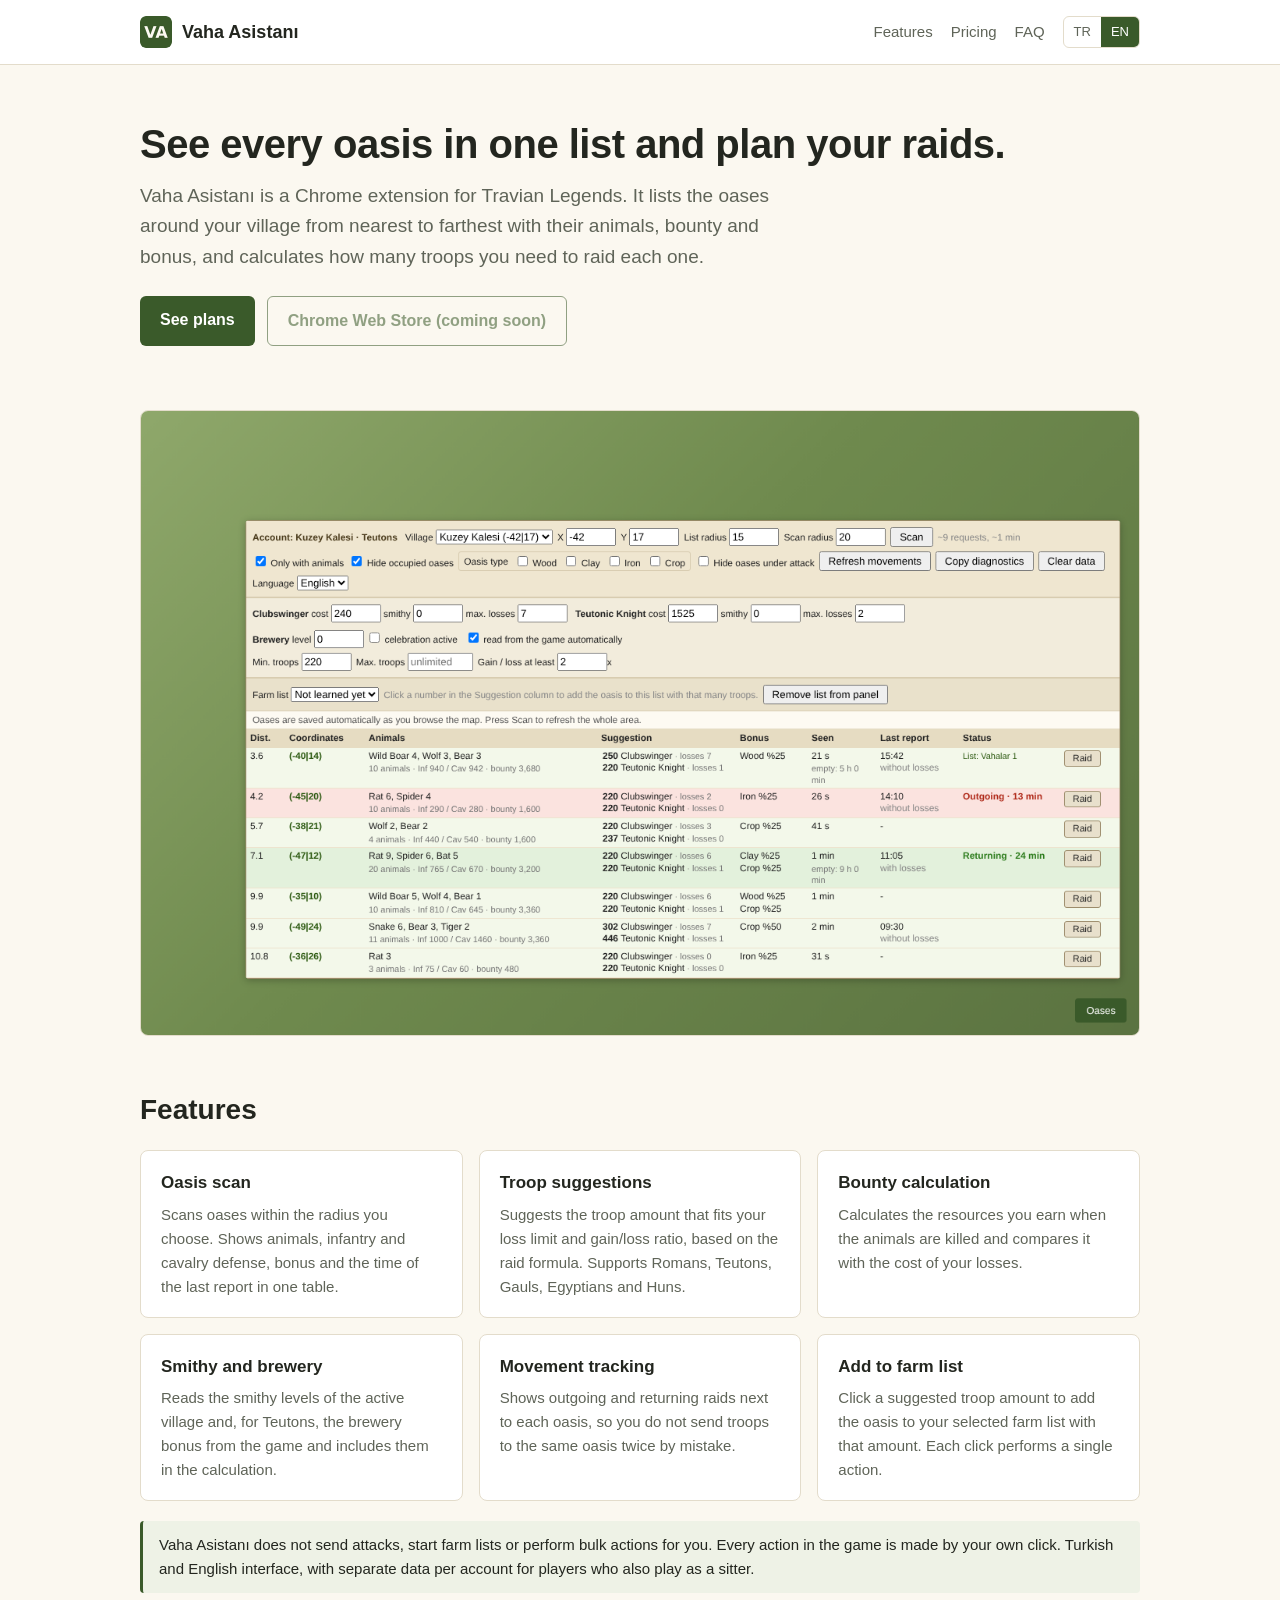
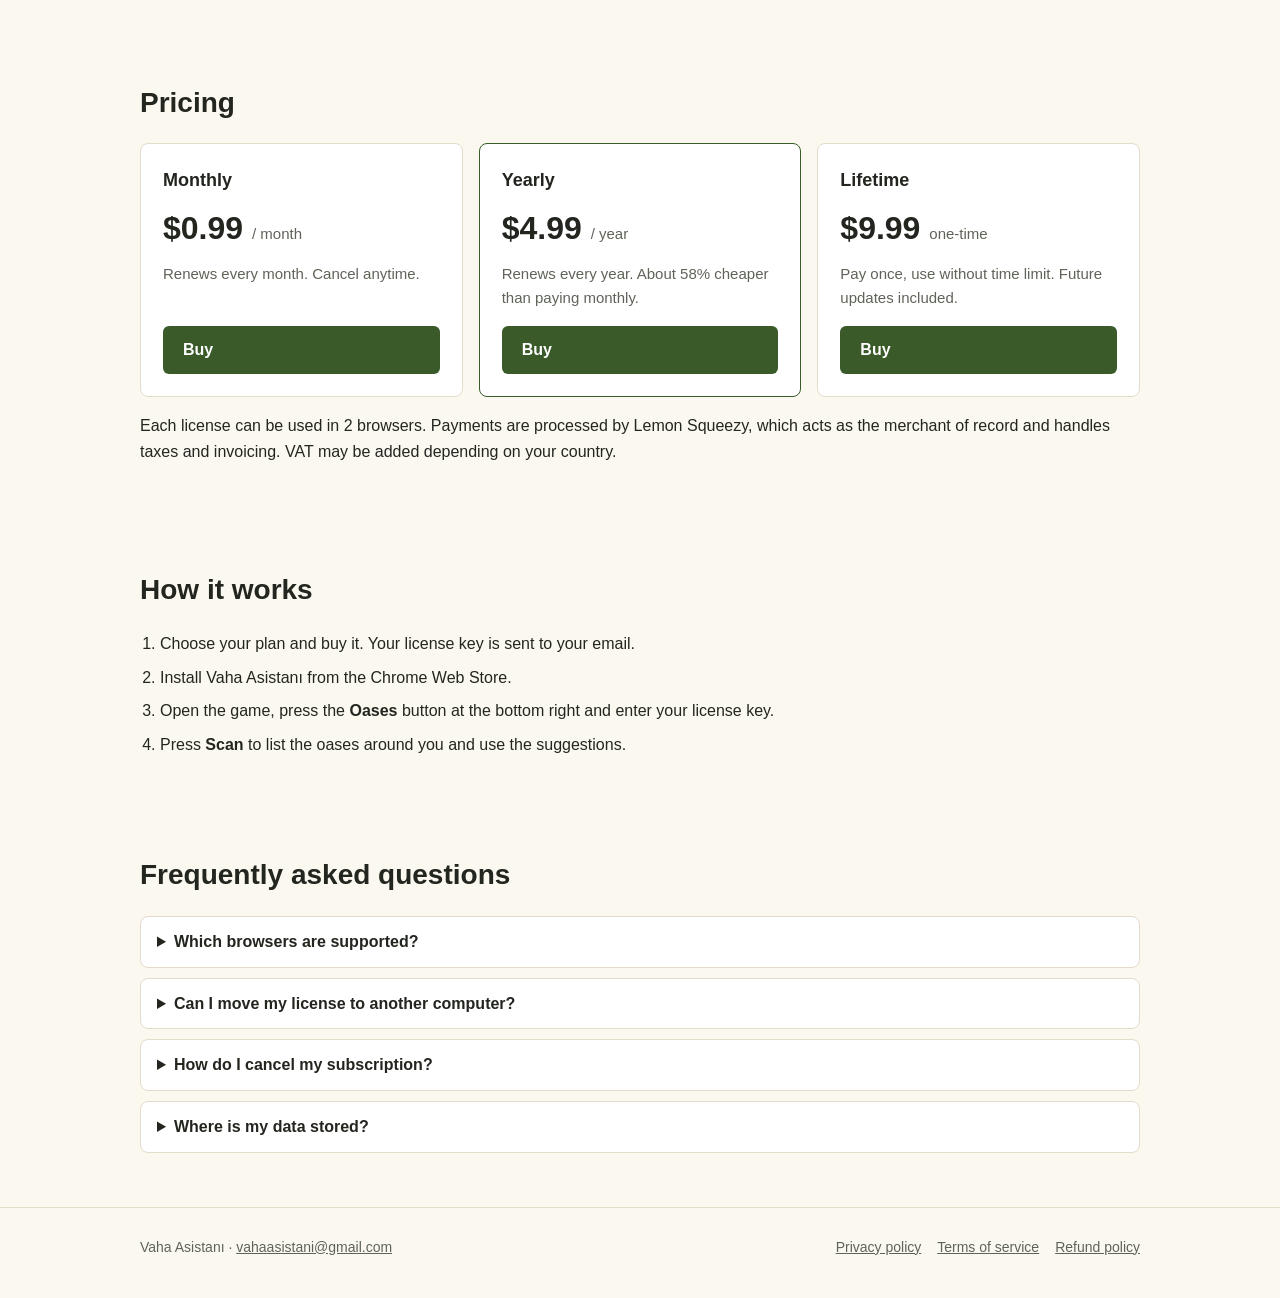
<file: index.html>
<!doctype html>
<html lang="tr" data-lang="tr">
<head>
  <meta charset="utf-8">
  <meta name="viewport" content="width=device-width, initial-scale=1">
  <title>Vaha Asistanı</title>
  <meta name="title-tr" content="Vaha Asistanı - Travian Legends için vaha analizi">
  <meta name="title-en" content="Vaha Asistanı - Oasis analysis for Travian Legends">
  <meta name="description" content="Travian Legends için vaha analizi: hayvanlar, ödül, yağma için asker önerisi ve hareket takibi. Oasis analysis for Travian Legends.">
  <link rel="icon" href="favicon.png">
  <link rel="stylesheet" href="style.css">
  <script src="lang.js"></script>
</head>
<body>
  <header class="top">
    <div class="wrap">
      <a class="brand" href="index.html"><img src="img/icon.png" alt="">Vaha Asistanı</a>
      <nav class="links">
        <a class="hide-sm" href="#ozellikler"><span lang="tr">Özellikler</span><span lang="en">Features</span></a>
        <a class="hide-sm" href="#fiyatlar"><span lang="tr">Fiyatlar</span><span lang="en">Pricing</span></a>
        <a class="hide-sm" href="#sss"><span lang="tr">SSS</span><span lang="en">FAQ</span></a>
        <span class="lang-switch"><button type="button" data-set="tr">TR</button><button type="button" data-set="en">EN</button></span>
      </nav>
    </div>
  </header>

  <main>
    <div class="wrap">
      <div class="hero">
        <h1 lang="tr">Vahaları tek listede gör, yağmayı hesapla.</h1>
        <h1 lang="en">See every oasis in one list and plan your raids.</h1>
        <p class="lead" lang="tr">Vaha Asistanı, Travian Legends için bir Chrome uzantısıdır. Köyünün çevresindeki vahaları hayvanları, ödülleri ve bonuslarıyla yakından uzağa sıralar, her vaha için kaç askerle yağmaya gitmen gerektiğini hesaplar.</p>
        <p class="lead" lang="en">Vaha Asistanı is a Chrome extension for Travian Legends. It lists the oases around your village from nearest to farthest with their animals, bounty and bonus, and calculates how many troops you need to raid each one.</p>
        <div class="actions">
          <a class="btn" href="#fiyatlar"><span lang="tr">Planları gör</span><span lang="en">See plans</span></a>
          <a class="btn secondary" href="#" aria-disabled="true" data-store-link><span lang="tr">Chrome Web Store (yakında)</span><span lang="en">Chrome Web Store (coming soon)</span></a>
        </div>
      </div>

      <div class="shot">
        <img lang="tr" src="img/panel-tr.png" width="1280" height="800" alt="Vaha Asistanı paneli: vaha listesi, hayvanlar, asker önerileri ve yağma durumu">
        <img lang="en" src="img/panel-en.png" width="1280" height="800" alt="Vaha Asistanı panel: oasis list, animals, troop suggestions and raid status">
      </div>

      <section id="ozellikler">
        <h2 lang="tr">Özellikler</h2>
        <h2 lang="en">Features</h2>
        <div class="features">
          <div class="feature">
            <h3 lang="tr">Vaha tarama</h3><h3 lang="en">Oasis scan</h3>
            <p lang="tr">Seçtiğin yarıçaptaki vahaları tarar. Hayvanları, piyade ve süvari savunmasını, bonusu ve son rapor zamanını tek tabloda gösterir.</p>
            <p lang="en">Scans oases within the radius you choose. Shows animals, infantry and cavalry defense, bonus and the time of the last report in one table.</p>
          </div>
          <div class="feature">
            <h3 lang="tr">Asker önerisi</h3><h3 lang="en">Troop suggestions</h3>
            <p lang="tr">Yağma formülüne göre, kayıp sınırına ve kazanç/kayıp oranına uyan asker sayısını önerir. Roma, Cermen, Galya, Mısır ve Hun desteklenir.</p>
            <p lang="en">Suggests the troop amount that fits your loss limit and gain/loss ratio, based on the raid formula. Supports Romans, Teutons, Gauls, Egyptians and Huns.</p>
          </div>
          <div class="feature">
            <h3 lang="tr">Ödül hesabı</h3><h3 lang="en">Bounty calculation</h3>
            <p lang="tr">Hayvanlar öldüğünde kazanacağın hammaddeyi hesaplar ve kayıplarının maliyetiyle karşılaştırır.</p>
            <p lang="en">Calculates the resources you earn when the animals are killed and compares it with the cost of your losses.</p>
          </div>
          <div class="feature">
            <h3 lang="tr">Demirci ve bira fabrikası</h3><h3 lang="en">Smithy and brewery</h3>
            <p lang="tr">Aktif köyün demirci seviyelerini ve Cermenlerde bira fabrikası bonusunu oyundan okuyup hesaba katar.</p>
            <p lang="en">Reads the smithy levels of the active village and, for Teutons, the brewery bonus from the game and includes them in the calculation.</p>
          </div>
          <div class="feature">
            <h3 lang="tr">Hareket takibi</h3><h3 lang="en">Movement tracking</h3>
            <p lang="tr">Giden ve dönen yağmaları vahaların yanında gösterir. Aynı vahaya yanlışlıkla ikinci kez asker göndermezsin.</p>
            <p lang="en">Shows outgoing and returning raids next to each oasis, so you do not send troops to the same oasis twice by mistake.</p>
          </div>
          <div class="feature">
            <h3 lang="tr">Yağma listesine ekleme</h3><h3 lang="en">Add to farm list</h3>
            <p lang="tr">Önerilen asker sayısına tıklayınca vaha, seçtiğin yağma listesine o sayıyla eklenir. Her tıklama tek bir işlem yapar.</p>
            <p lang="en">Click a suggested troop amount to add the oasis to your selected farm list with that amount. Each click performs a single action.</p>
          </div>
        </div>
        <div class="note">
          <span lang="tr">Vaha Asistanı senin yerine saldırı göndermez, yağma listesi başlatmaz ve toplu işlem yapmaz. Oyundaki her işlem senin tıklamanla yapılır. Türkçe ve İngilizce arayüz, temsilci olarak birden fazla hesap kullananlar için hesap bazında ayrı veri.</span>
          <span lang="en">Vaha Asistanı does not send attacks, start farm lists or perform bulk actions for you. Every action in the game is made by your own click. Turkish and English interface, with separate data per account for players who also play as a sitter.</span>
        </div>
      </section>

      <section id="fiyatlar">
        <h2 lang="tr">Fiyatlar</h2>
        <h2 lang="en">Pricing</h2>
        <div class="plans">
          <div class="plan">
            <h3 lang="tr">Aylık</h3><h3 lang="en">Monthly</h3>
            <div class="price">$0.99 <small lang="tr">/ ay</small><small lang="en">/ month</small></div>
            <p lang="tr">Her ay yenilenir. İstediğin zaman iptal edebilirsin.</p>
            <p lang="en">Renews every month. Cancel anytime.</p>
            <a class="btn" href="https://vahaasistani.lemonsqueezy.com/checkout/buy/c2b0da52-f888-427b-af80-f59185c512fc?enabled=2341411" data-plan="monthly"><span lang="tr">Satın al</span><span lang="en">Buy</span></a>
          </div>
          <div class="plan featured">
            <h3 lang="tr">Yıllık</h3><h3 lang="en">Yearly</h3>
            <div class="price">$4.99 <small lang="tr">/ yıl</small><small lang="en">/ year</small></div>
            <p lang="tr">Her yıl yenilenir. Aylık plana göre yaklaşık %58 daha uygun.</p>
            <p lang="en">Renews every year. About 58% cheaper than paying monthly.</p>
            <a class="btn" href="https://vahaasistani.lemonsqueezy.com/checkout/buy/e0777b5f-9895-4464-b8c9-0afed1b237aa?enabled=2341365" data-plan="yearly"><span lang="tr">Satın al</span><span lang="en">Buy</span></a>
          </div>
          <div class="plan">
            <h3 lang="tr">Ömür boyu</h3><h3 lang="en">Lifetime</h3>
            <div class="price">$9.99 <small lang="tr">tek ödeme</small><small lang="en">one-time</small></div>
            <p lang="tr">Bir kez öde, süresiz kullan. Gelecek güncellemeler dahil.</p>
            <p lang="en">Pay once, use without time limit. Future updates included.</p>
            <a class="btn" href="https://vahaasistani.lemonsqueezy.com/checkout/buy/b435a377-8eb2-4146-b85b-a073fa800010?enabled=2341408" data-plan="lifetime"><span lang="tr">Satın al</span><span lang="en">Buy</span></a>
          </div>
        </div>
        <p lang="tr">Her lisans 2 tarayıcıda kullanılabilir. Ödemeler, satıcı sıfatıyla vergi ve faturalandırmayı yürüten Lemon Squeezy üzerinden alınır. Fiyatlara ülkene göre KDV eklenebilir.</p>
        <p lang="en">Each license can be used in 2 browsers. Payments are processed by Lemon Squeezy, which acts as the merchant of record and handles taxes and invoicing. VAT may be added depending on your country.</p>
      </section>

      <section id="nasil">
        <h2 lang="tr">Nasıl çalışır</h2>
        <h2 lang="en">How it works</h2>
        <ol class="steps" lang="tr">
          <li>Planını seç ve satın al. Lisans anahtarın e-postana gelir.</li>
          <li>Vaha Asistanı'nı Chrome Web Store'dan yükle.</li>
          <li>Oyunu aç, sağ alttaki <strong>Vahalar</strong> butonuna bas ve lisans anahtarını gir.</li>
          <li><strong>Tara</strong> ile çevrendeki vahaları listele ve önerileri kullan.</li>
        </ol>
        <ol class="steps" lang="en">
          <li>Choose your plan and buy it. Your license key is sent to your email.</li>
          <li>Install Vaha Asistanı from the Chrome Web Store.</li>
          <li>Open the game, press the <strong>Oases</strong> button at the bottom right and enter your license key.</li>
          <li>Press <strong>Scan</strong> to list the oases around you and use the suggestions.</li>
        </ol>
      </section>

      <section id="sss" class="faq">
        <h2 lang="tr">Sıkça sorulan sorular</h2>
        <h2 lang="en">Frequently asked questions</h2>
        <details lang="tr"><summary>Hangi tarayıcılarda çalışır?</summary><p>Google Chrome ve Chrome uzantılarını destekleyen tarayıcılarda (örneğin Edge, Brave) çalışır.</p></details>
        <details lang="en"><summary>Which browsers are supported?</summary><p>Google Chrome and browsers that support Chrome extensions (for example Edge and Brave).</p></details>
        <details lang="tr"><summary>Lisansımı başka bir bilgisayara taşıyabilir miyim?</summary><p>Evet. Paneldeki Lisans butonundan lisansı mevcut tarayıcıdan kaldırıp yeni bilgisayarda aynı anahtarı girebilirsin. Bir anahtar aynı anda 2 tarayıcıda kullanılabilir.</p></details>
        <details lang="en"><summary>Can I move my license to another computer?</summary><p>Yes. Use the License button in the panel to remove the license from the current browser, then enter the same key on the new computer. A key can be used in 2 browsers at the same time.</p></details>
        <details lang="tr"><summary>Aboneliğimi nasıl iptal ederim?</summary><p>Satın alma e-postasındaki bağlantıdan ya da vahaasistani@gmail.com adresine yazarak iptal edebilirsin. Ödediğin dönemin sonuna kadar kullanmaya devam edersin.</p></details>
        <details lang="en"><summary>How do I cancel my subscription?</summary><p>Use the link in your purchase email or write to vahaasistani@gmail.com. You can keep using it until the end of the period you paid for.</p></details>
        <details lang="tr"><summary>Verilerim nerede saklanıyor?</summary><p>Oyun verileri ve ayarların sadece kendi tarayıcında saklanır. Lisansını doğrulamak için yalnızca lisans anahtarın Lemon Squeezy'ye gönderilir. Ayrıntılar için gizlilik politikasına bak.</p></details>
        <details lang="en"><summary>Where is my data stored?</summary><p>Game data and your settings are stored only in your own browser. Only your license key is sent to Lemon Squeezy to verify your license. See the privacy policy for details.</p></details>
      </section>
    </div>
  </main>

  <footer>
    <div class="wrap">
      <div>Vaha Asistanı · <a href="mailto:vahaasistani@gmail.com">vahaasistani@gmail.com</a></div>
      <nav>
        <a href="privacy.html"><span lang="tr">Gizlilik politikası</span><span lang="en">Privacy policy</span></a>
        <a href="terms.html"><span lang="tr">Kullanım koşulları</span><span lang="en">Terms of service</span></a>
        <a href="refund.html"><span lang="tr">İade politikası</span><span lang="en">Refund policy</span></a>
      </nav>
    </div>
  </footer>
</body>
</html>
</file>
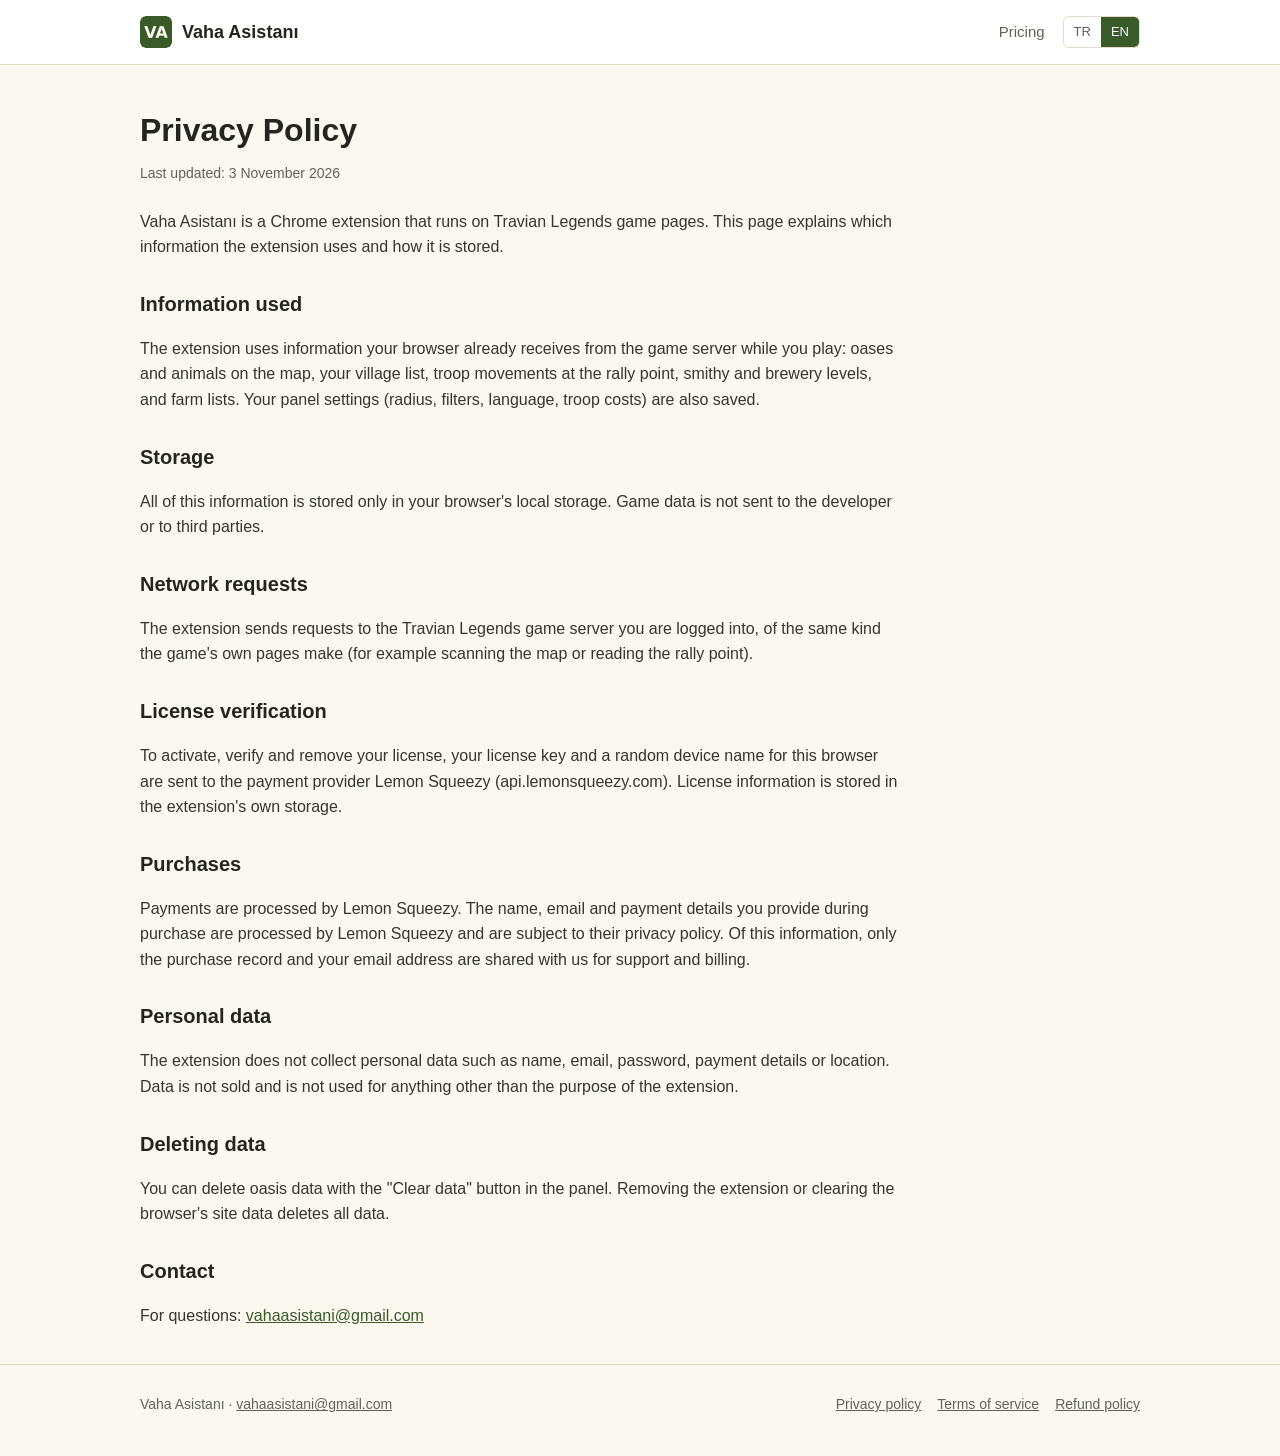
<file: privacy.html>
<!doctype html>
<html lang="tr" data-lang="tr">
<head>
  <meta charset="utf-8">
  <meta name="viewport" content="width=device-width, initial-scale=1">
  <title>Gizlilik Politikası</title>
  <meta name="title-tr" content="Gizlilik Politikası - Vaha Asistanı">
  <meta name="title-en" content="Privacy Policy - Vaha Asistanı">
  <link rel="icon" href="favicon.png">
  <link rel="stylesheet" href="style.css">
  <script src="lang.js"></script>
</head>
<body>
  <header class="top">
    <div class="wrap">
      <a class="brand" href="index.html"><img src="img/icon.png" alt="">Vaha Asistanı</a>
      <nav class="links">
        <a class="hide-sm" href="index.html#fiyatlar"><span lang="tr">Fiyatlar</span><span lang="en">Pricing</span></a>
        <span class="lang-switch"><button type="button" data-set="tr">TR</button><button type="button" data-set="en">EN</button></span>
      </nav>
    </div>
  </header>
  <main>
    <div class="wrap">
      <article class="doc">
        <div lang="tr">
        <h1>Gizlilik Politikası</h1>
        <p class="updated" lang="tr">Son güncelleme: 3 Kasım 2026</p>
        <p>Vaha Asistanı, Travian Legends oyun sayfalarında çalışan bir Chrome uzantısıdır. Bu sayfa uzantının hangi bilgileri kullandığını ve nasıl sakladığını açıklar.</p>
        <h2>Kullanılan bilgiler</h2>
        <p>Uzantı, oyunu oynarken tarayıcının oyun sunucusundan zaten aldığı bilgileri kullanır: harita üzerindeki vahalar ve hayvanları, köy listesi, toplanma noktasındaki asker hareketleri, demirci ve bira fabrikası seviyeleri ve yağma listeleri. Panel ayarların (yarıçap, filtreler, dil, asker maliyetleri) da kaydedilir.</p>
        <h2>Saklama</h2>
        <p>Bu bilgilerin tamamı yalnızca senin tarayıcının yerel depolamasında saklanır. Oyun verileri geliştiriciye ya da üçüncü kişilere gönderilmez.</p>
        <h2>Ağ istekleri</h2>
        <p>Uzantı, giriş yapmış olduğun Travian Legends oyun sunucusuna oyunun kendi sayfalarının yaptığı türden istekler gönderir (örneğin haritayı tarama, toplanma noktasını okuma).</p>
        <h2>Lisans doğrulama</h2>
        <p>Lisansını etkinleştirmek, doğrulamak ve kaldırmak için lisans anahtarın ve bu tarayıcıya verilen rastgele bir cihaz adı ödeme sağlayıcısı Lemon Squeezy'ye (api.lemonsqueezy.com) gönderilir. Lisans bilgisi uzantının kendi deposunda saklanır.</p>
        <h2>Satın alma</h2>
        <p>Ödemeler Lemon Squeezy tarafından alınır. Satın alma sırasında verdiğin ad, e-posta ve ödeme bilgileri Lemon Squeezy tarafından işlenir ve onların gizlilik politikasına tabidir. Bu bilgilerden yalnızca satın alma kaydı ve e-posta adresin, destek ve fatura işlemleri için bize iletilir.</p>
        <h2>Kişisel veriler</h2>
        <p>Uzantı ad, e-posta, şifre, ödeme bilgisi ya da konum gibi kişisel veriler toplamaz. Veriler satılmaz ve uzantının amacı dışında kullanılmaz.</p>
        <h2>Verileri silme</h2>
        <p>Paneldeki "Verileri sil" butonuyla vaha verilerini silebilirsin. Uzantıyı kaldırmak ya da tarayıcının site verilerini temizlemek tüm verileri siler.</p>
        <h2>İletişim</h2>
        <p>Sorular için: <a href="mailto:vahaasistani@gmail.com">vahaasistani@gmail.com</a></p>
        </div>
        <div lang="en">
        <h1>Privacy Policy</h1>
        <p class="updated" lang="en">Last updated: 3 November 2026</p>
        <p>Vaha Asistanı is a Chrome extension that runs on Travian Legends game pages. This page explains which information the extension uses and how it is stored.</p>
        <h2>Information used</h2>
        <p>The extension uses information your browser already receives from the game server while you play: oases and animals on the map, your village list, troop movements at the rally point, smithy and brewery levels, and farm lists. Your panel settings (radius, filters, language, troop costs) are also saved.</p>
        <h2>Storage</h2>
        <p>All of this information is stored only in your browser's local storage. Game data is not sent to the developer or to third parties.</p>
        <h2>Network requests</h2>
        <p>The extension sends requests to the Travian Legends game server you are logged into, of the same kind the game's own pages make (for example scanning the map or reading the rally point).</p>
        <h2>License verification</h2>
        <p>To activate, verify and remove your license, your license key and a random device name for this browser are sent to the payment provider Lemon Squeezy (api.lemonsqueezy.com). License information is stored in the extension's own storage.</p>
        <h2>Purchases</h2>
        <p>Payments are processed by Lemon Squeezy. The name, email and payment details you provide during purchase are processed by Lemon Squeezy and are subject to their privacy policy. Of this information, only the purchase record and your email address are shared with us for support and billing.</p>
        <h2>Personal data</h2>
        <p>The extension does not collect personal data such as name, email, password, payment details or location. Data is not sold and is not used for anything other than the purpose of the extension.</p>
        <h2>Deleting data</h2>
        <p>You can delete oasis data with the "Clear data" button in the panel. Removing the extension or clearing the browser's site data deletes all data.</p>
        <h2>Contact</h2>
        <p>For questions: <a href="mailto:vahaasistani@gmail.com">vahaasistani@gmail.com</a></p>
        </div>
      </article>
    </div>
  </main>
  <footer>
    <div class="wrap">
      <div>Vaha Asistanı · <a href="mailto:vahaasistani@gmail.com">vahaasistani@gmail.com</a></div>
      <nav>
        <a href="privacy.html"><span lang="tr">Gizlilik politikası</span><span lang="en">Privacy policy</span></a>
        <a href="terms.html"><span lang="tr">Kullanım koşulları</span><span lang="en">Terms of service</span></a>
        <a href="refund.html"><span lang="tr">İade politikası</span><span lang="en">Refund policy</span></a>
      </nav>
    </div>
  </footer>
</body>
</html>
</file>
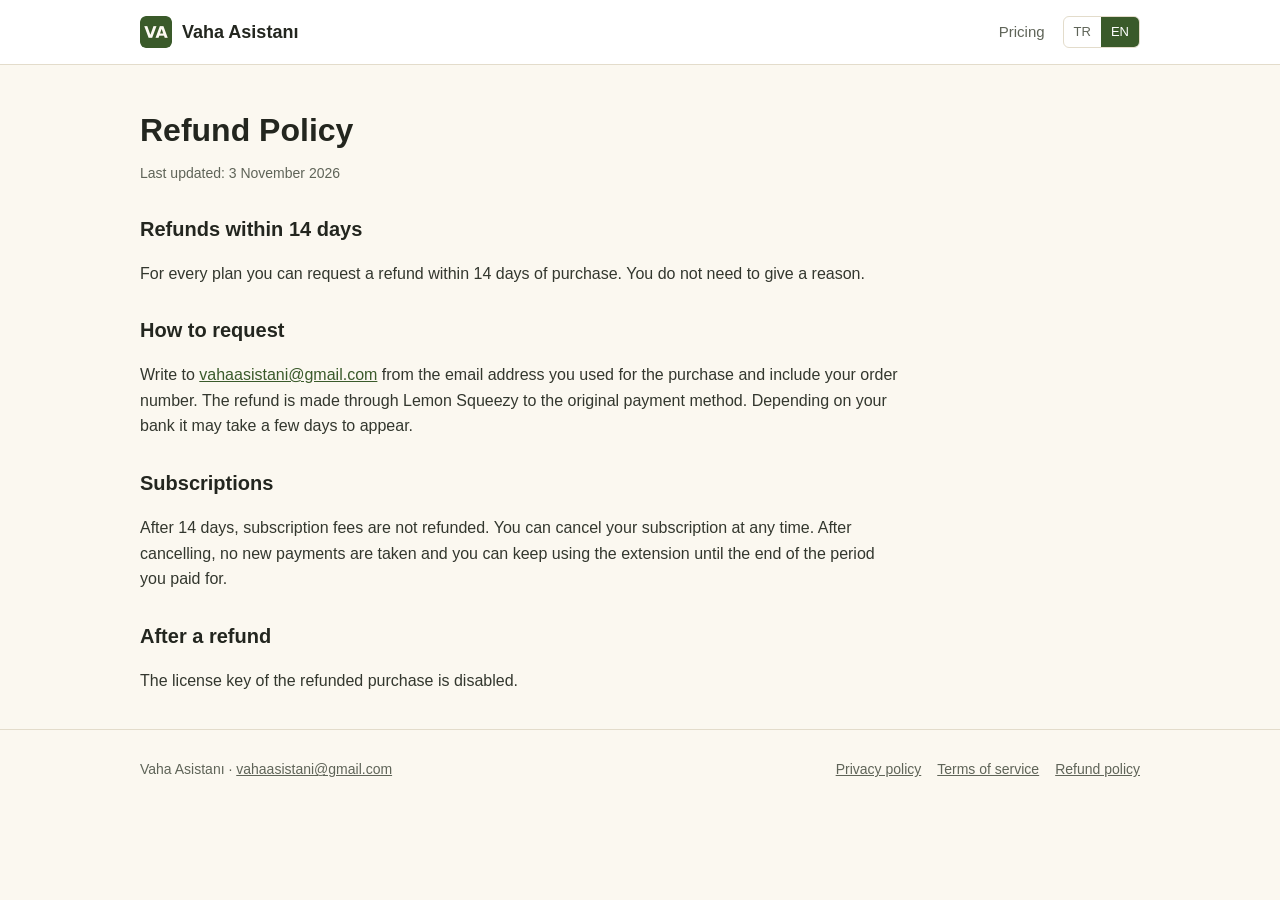
<file: refund.html>
<!doctype html>
<html lang="tr" data-lang="tr">
<head>
  <meta charset="utf-8">
  <meta name="viewport" content="width=device-width, initial-scale=1">
  <title>İade Politikası</title>
  <meta name="title-tr" content="İade Politikası - Vaha Asistanı">
  <meta name="title-en" content="Refund Policy - Vaha Asistanı">
  <link rel="icon" href="favicon.png">
  <link rel="stylesheet" href="style.css">
  <script src="lang.js"></script>
</head>
<body>
  <header class="top">
    <div class="wrap">
      <a class="brand" href="index.html"><img src="img/icon.png" alt="">Vaha Asistanı</a>
      <nav class="links">
        <a class="hide-sm" href="index.html#fiyatlar"><span lang="tr">Fiyatlar</span><span lang="en">Pricing</span></a>
        <span class="lang-switch"><button type="button" data-set="tr">TR</button><button type="button" data-set="en">EN</button></span>
      </nav>
    </div>
  </header>
  <main>
    <div class="wrap">
      <article class="doc">
        <div lang="tr">
        <h1>İade Politikası</h1>
        <p class="updated" lang="tr">Son güncelleme: 3 Kasım 2026</p>
        <h2>14 gün içinde iade</h2>
        <p>Her plan için satın alma tarihinden itibaren 14 gün içinde iade isteyebilirsin. Sebep belirtmen gerekmez.</p>
        <h2>Nasıl istenir</h2>
        <p>Satın alırken kullandığın e-posta adresinden <a href="mailto:vahaasistani@gmail.com">vahaasistani@gmail.com</a> adresine sipariş numaranla birlikte yaz. İade, ödemeyi aldığımız yöntemle Lemon Squeezy üzerinden yapılır. Bankana bağlı olarak hesabına geçmesi birkaç gün sürebilir.</p>
        <h2>Abonelikler</h2>
        <p>14 günden sonra abonelik ücretleri iade edilmez. Aboneliğini istediğin zaman iptal edebilirsin. İptal sonrasında yeni ödeme alınmaz ve ödediğin dönemin sonuna kadar kullanmaya devam edersin.</p>
        <h2>İadeden sonra</h2>
        <p>İade edilen satın almaya ait lisans anahtarı devre dışı bırakılır.</p>
        </div>
        <div lang="en">
        <h1>Refund Policy</h1>
        <p class="updated" lang="en">Last updated: 3 November 2026</p>
        <h2>Refunds within 14 days</h2>
        <p>For every plan you can request a refund within 14 days of purchase. You do not need to give a reason.</p>
        <h2>How to request</h2>
        <p>Write to <a href="mailto:vahaasistani@gmail.com">vahaasistani@gmail.com</a> from the email address you used for the purchase and include your order number. The refund is made through Lemon Squeezy to the original payment method. Depending on your bank it may take a few days to appear.</p>
        <h2>Subscriptions</h2>
        <p>After 14 days, subscription fees are not refunded. You can cancel your subscription at any time. After cancelling, no new payments are taken and you can keep using the extension until the end of the period you paid for.</p>
        <h2>After a refund</h2>
        <p>The license key of the refunded purchase is disabled.</p>
        </div>
      </article>
    </div>
  </main>
  <footer>
    <div class="wrap">
      <div>Vaha Asistanı · <a href="mailto:vahaasistani@gmail.com">vahaasistani@gmail.com</a></div>
      <nav>
        <a href="privacy.html"><span lang="tr">Gizlilik politikası</span><span lang="en">Privacy policy</span></a>
        <a href="terms.html"><span lang="tr">Kullanım koşulları</span><span lang="en">Terms of service</span></a>
        <a href="refund.html"><span lang="tr">İade politikası</span><span lang="en">Refund policy</span></a>
      </nav>
    </div>
  </footer>
</body>
</html>
</file>
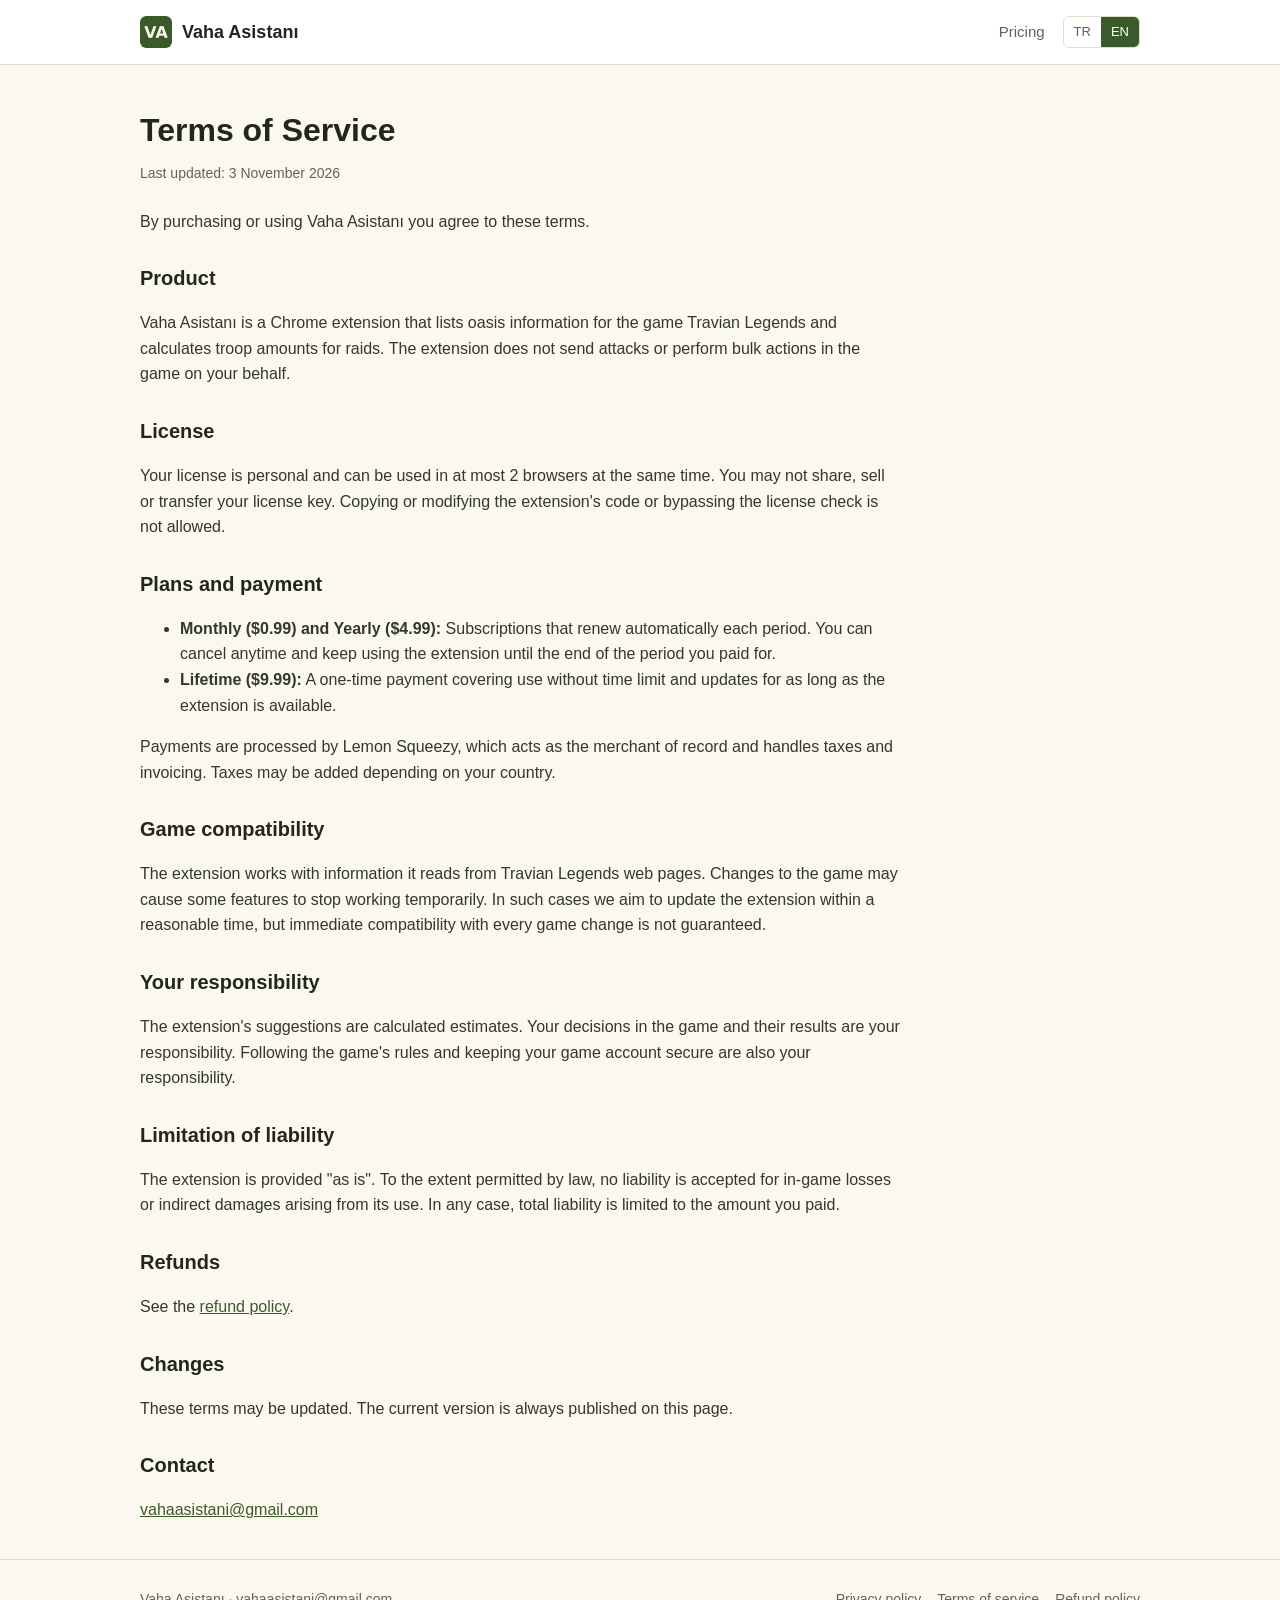
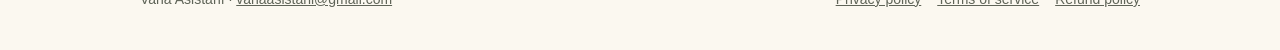
<file: terms.html>
<!doctype html>
<html lang="tr" data-lang="tr">
<head>
  <meta charset="utf-8">
  <meta name="viewport" content="width=device-width, initial-scale=1">
  <title>Kullanım Koşulları</title>
  <meta name="title-tr" content="Kullanım Koşulları - Vaha Asistanı">
  <meta name="title-en" content="Terms of Service - Vaha Asistanı">
  <link rel="icon" href="favicon.png">
  <link rel="stylesheet" href="style.css">
  <script src="lang.js"></script>
</head>
<body>
  <header class="top">
    <div class="wrap">
      <a class="brand" href="index.html"><img src="img/icon.png" alt="">Vaha Asistanı</a>
      <nav class="links">
        <a class="hide-sm" href="index.html#fiyatlar"><span lang="tr">Fiyatlar</span><span lang="en">Pricing</span></a>
        <span class="lang-switch"><button type="button" data-set="tr">TR</button><button type="button" data-set="en">EN</button></span>
      </nav>
    </div>
  </header>
  <main>
    <div class="wrap">
      <article class="doc">
        <div lang="tr">
        <h1>Kullanım Koşulları</h1>
        <p class="updated" lang="tr">Son güncelleme: 3 Kasım 2026</p>
        <p>Vaha Asistanı'nı satın alarak ya da kullanarak bu koşulları kabul etmiş olursun.</p>
        <h2>Ürün</h2>
        <p>Vaha Asistanı, Travian Legends oyunu için vaha bilgilerini listeleyen ve yağma için asker sayısı hesaplayan bir Chrome uzantısıdır. Uzantı oyunda senin yerine saldırı göndermez ve toplu işlem yapmaz.</p>
        <h2>Lisans</h2>
        <p>Satın aldığın lisans kişiseldir ve aynı anda en fazla 2 tarayıcıda kullanılabilir. Lisans anahtarını başkalarıyla paylaşamaz, satamaz ya da devredemezsin. Uzantının kodunu kopyalamak, değiştirmek ya da lisans kontrolünü atlatmak yasaktır.</p>
        <h2>Planlar ve ödeme</h2>
        <ul>
          <li><strong>Aylık (0,99 $) ve Yıllık (4,99 $):</strong> Abonelik olarak her dönem otomatik yenilenir. İstediğin zaman iptal edebilirsin. İptal ettiğinde ödediğin dönemin sonuna kadar kullanmaya devam edersin.</li>
          <li><strong>Ömür boyu (9,99 $):</strong> Tek seferlik ödemedir. Uzantı yayında kaldığı sürece süresiz kullanım ve güncellemeleri kapsar.</li>
        </ul>
        <p>Ödemeler, satıcı sıfatıyla (merchant of record) vergi ve faturalandırmayı yürüten Lemon Squeezy üzerinden alınır. Fiyatlara ülkene göre vergi eklenebilir.</p>
        <h2>Oyunla uyumluluk</h2>
        <p>Uzantı, Travian Legends'ın web sayfalarından okuduğu bilgilerle çalışır. Oyunda yapılan değişiklikler bazı özelliklerin geçici olarak çalışmamasına yol açabilir. Bu durumlarda uzantıyı makul süre içinde güncellemeye çalışırız ancak her oyun değişikliğine anında uyum garanti edilmez.</p>
        <h2>Kullanıcının sorumluluğu</h2>
        <p>Uzantının önerileri hesaplamaya dayalı tahminlerdir. Oyundaki kararların ve bunların sonuçları senin sorumluluğundadır. Oyunun kurallarına uymak ve oyun hesabının güvenliği de senin sorumluluğundadır.</p>
        <h2>Sorumluluğun sınırlandırılması</h2>
        <p>Uzantı "olduğu gibi" sunulur. Yasaların izin verdiği ölçüde, uzantının kullanımından doğan oyun içi kayıplar ya da dolaylı zararlar için sorumluluk kabul edilmez. Her durumda toplam sorumluluk, ödediğin ücretle sınırlıdır.</p>
        <h2>İade</h2>
        <p>İade koşulları için <a href="refund.html">iade politikasına</a> bak.</p>
        <h2>Değişiklikler</h2>
        <p>Bu koşullar güncellenebilir. Güncel metin her zaman bu sayfada yayınlanır.</p>
        <h2>İletişim</h2>
        <p><a href="mailto:vahaasistani@gmail.com">vahaasistani@gmail.com</a></p>
        </div>
        <div lang="en">
        <h1>Terms of Service</h1>
        <p class="updated" lang="en">Last updated: 3 November 2026</p>
        <p>By purchasing or using Vaha Asistanı you agree to these terms.</p>
        <h2>Product</h2>
        <p>Vaha Asistanı is a Chrome extension that lists oasis information for the game Travian Legends and calculates troop amounts for raids. The extension does not send attacks or perform bulk actions in the game on your behalf.</p>
        <h2>License</h2>
        <p>Your license is personal and can be used in at most 2 browsers at the same time. You may not share, sell or transfer your license key. Copying or modifying the extension's code or bypassing the license check is not allowed.</p>
        <h2>Plans and payment</h2>
        <ul>
          <li><strong>Monthly ($0.99) and Yearly ($4.99):</strong> Subscriptions that renew automatically each period. You can cancel anytime and keep using the extension until the end of the period you paid for.</li>
          <li><strong>Lifetime ($9.99):</strong> A one-time payment covering use without time limit and updates for as long as the extension is available.</li>
        </ul>
        <p>Payments are processed by Lemon Squeezy, which acts as the merchant of record and handles taxes and invoicing. Taxes may be added depending on your country.</p>
        <h2>Game compatibility</h2>
        <p>The extension works with information it reads from Travian Legends web pages. Changes to the game may cause some features to stop working temporarily. In such cases we aim to update the extension within a reasonable time, but immediate compatibility with every game change is not guaranteed.</p>
        <h2>Your responsibility</h2>
        <p>The extension's suggestions are calculated estimates. Your decisions in the game and their results are your responsibility. Following the game's rules and keeping your game account secure are also your responsibility.</p>
        <h2>Limitation of liability</h2>
        <p>The extension is provided "as is". To the extent permitted by law, no liability is accepted for in-game losses or indirect damages arising from its use. In any case, total liability is limited to the amount you paid.</p>
        <h2>Refunds</h2>
        <p>See the <a href="refund.html">refund policy</a>.</p>
        <h2>Changes</h2>
        <p>These terms may be updated. The current version is always published on this page.</p>
        <h2>Contact</h2>
        <p><a href="mailto:vahaasistani@gmail.com">vahaasistani@gmail.com</a></p>
        </div>
      </article>
    </div>
  </main>
  <footer>
    <div class="wrap">
      <div>Vaha Asistanı · <a href="mailto:vahaasistani@gmail.com">vahaasistani@gmail.com</a></div>
      <nav>
        <a href="privacy.html"><span lang="tr">Gizlilik politikası</span><span lang="en">Privacy policy</span></a>
        <a href="terms.html"><span lang="tr">Kullanım koşulları</span><span lang="en">Terms of service</span></a>
        <a href="refund.html"><span lang="tr">İade politikası</span><span lang="en">Refund policy</span></a>
      </nav>
    </div>
  </footer>
</body>
</html>
</file>
<file: style.css>
:root {
  --bg: #fbf8f0;
  --surface: #ffffff;
  --ink: #23261f;
  --muted: #5f6458;
  --line: #e3dccb;
  --accent: #3a5a2a;
  --accent-ink: #ffffff;
  --soft: #eef2e6;
}

* { box-sizing: border-box; }

html { -webkit-text-size-adjust: 100%; }

body {
  margin: 0;
  background: var(--bg);
  color: var(--ink);
  font: 16px/1.6 -apple-system, BlinkMacSystemFont, "Segoe UI", Roboto, Arial, sans-serif;
}

a { color: var(--accent); }

html[data-lang="tr"] [lang="en"]:not(html),
html[data-lang="en"] [lang="tr"]:not(html) { display: none !important; }

.wrap { max-width: 1040px; margin: 0 auto; padding: 0 20px; }

header.top {
  border-bottom: 1px solid var(--line);
  background: var(--surface);
}

header.top .wrap {
  display: flex;
  align-items: center;
  justify-content: space-between;
  gap: 16px;
  min-height: 64px;
}

.brand {
  display: flex;
  align-items: center;
  gap: 10px;
  font-weight: 700;
  font-size: 18px;
  color: var(--ink);
  text-decoration: none;
}

.brand img { width: 32px; height: 32px; border-radius: 6px; }

nav.links { display: flex; align-items: center; gap: 18px; font-size: 15px; }
nav.links a { color: var(--muted); text-decoration: none; }
nav.links a:hover { color: var(--ink); }

.lang-switch { display: inline-flex; border: 1px solid var(--line); border-radius: 6px; overflow: hidden; }
.lang-switch button {
  border: 0;
  background: transparent;
  padding: 5px 10px;
  font: inherit;
  font-size: 13px;
  color: var(--muted);
  cursor: pointer;
}
html[data-lang="tr"] .lang-switch [data-set="tr"],
html[data-lang="en"] .lang-switch [data-set="en"] { background: var(--accent); color: var(--accent-ink); }

.hero { padding: 56px 0 28px; }
.hero h1 { font-size: 40px; line-height: 1.15; margin: 0 0 14px; letter-spacing: -0.5px; }
.hero p.lead { font-size: 19px; color: var(--muted); max-width: 680px; margin: 0 0 24px; }

.btn {
  display: inline-block;
  padding: 11px 20px;
  border-radius: 6px;
  background: var(--accent);
  color: var(--accent-ink);
  text-decoration: none;
  font-weight: 600;
}
.btn.secondary { background: transparent; color: var(--accent); border: 1px solid var(--accent); }
.btn[aria-disabled="true"] { opacity: .55; pointer-events: none; }
.actions { display: flex; gap: 12px; flex-wrap: wrap; }

.shot {
  margin: 36px 0 8px;
  border: 1px solid var(--line);
  border-radius: 8px;
  overflow: hidden;
  background: var(--surface);
}
.shot img { display: block; width: 100%; height: auto; }

section { padding: 44px 0; }
section h2 { font-size: 28px; margin: 0 0 18px; }

.features { display: grid; grid-template-columns: repeat(auto-fit, minmax(280px, 1fr)); gap: 16px; }
.feature { background: var(--surface); border: 1px solid var(--line); border-radius: 8px; padding: 18px 20px; }
.feature h3 { margin: 0 0 6px; font-size: 17px; }
.feature p { margin: 0; color: var(--muted); font-size: 15px; }

.note {
  background: var(--soft);
  border-left: 3px solid var(--accent);
  padding: 12px 16px;
  border-radius: 4px;
  margin-top: 20px;
  font-size: 15px;
}

.plans { display: grid; grid-template-columns: repeat(auto-fit, minmax(220px, 1fr)); gap: 16px; }
.plan {
  background: var(--surface);
  border: 1px solid var(--line);
  border-radius: 8px;
  padding: 22px;
  display: flex;
  flex-direction: column;
  gap: 8px;
}
.plan.featured { border-color: var(--accent); }
.plan h3 { margin: 0; font-size: 18px; }
.plan .price { font-size: 32px; font-weight: 700; }
.plan .price small { font-size: 15px; font-weight: 400; color: var(--muted); }
.plan p { margin: 0 0 8px; color: var(--muted); font-size: 15px; flex: 1; }

ol.steps { padding-left: 20px; margin: 0; }
ol.steps li { margin-bottom: 8px; }

.faq details { background: var(--surface); border: 1px solid var(--line); border-radius: 8px; padding: 12px 16px; margin-bottom: 10px; }
.faq summary { cursor: pointer; font-weight: 600; }
.faq details p { margin: 10px 0 0; color: var(--muted); }

footer {
  border-top: 1px solid var(--line);
  padding: 28px 0 40px;
  color: var(--muted);
  font-size: 14px;
}
footer .wrap { display: flex; flex-wrap: wrap; gap: 14px 28px; justify-content: space-between; }
footer nav { display: flex; flex-wrap: wrap; gap: 16px; }
footer a { color: var(--muted); }

.doc { padding: 40px 0 20px; max-width: 760px; }
.doc h1 { font-size: 32px; margin: 0 0 6px; }
.doc .updated { color: var(--muted); margin: 0 0 24px; font-size: 14px; }
.doc h2 { font-size: 20px; margin: 28px 0 8px; }
.doc p, .doc li { color: #33372e; }

@media (max-width: 640px) {
  .hero { padding-top: 36px; }
  .hero h1 { font-size: 30px; }
  .hero p.lead { font-size: 17px; }
  nav.links .hide-sm { display: none; }
}
</file>
